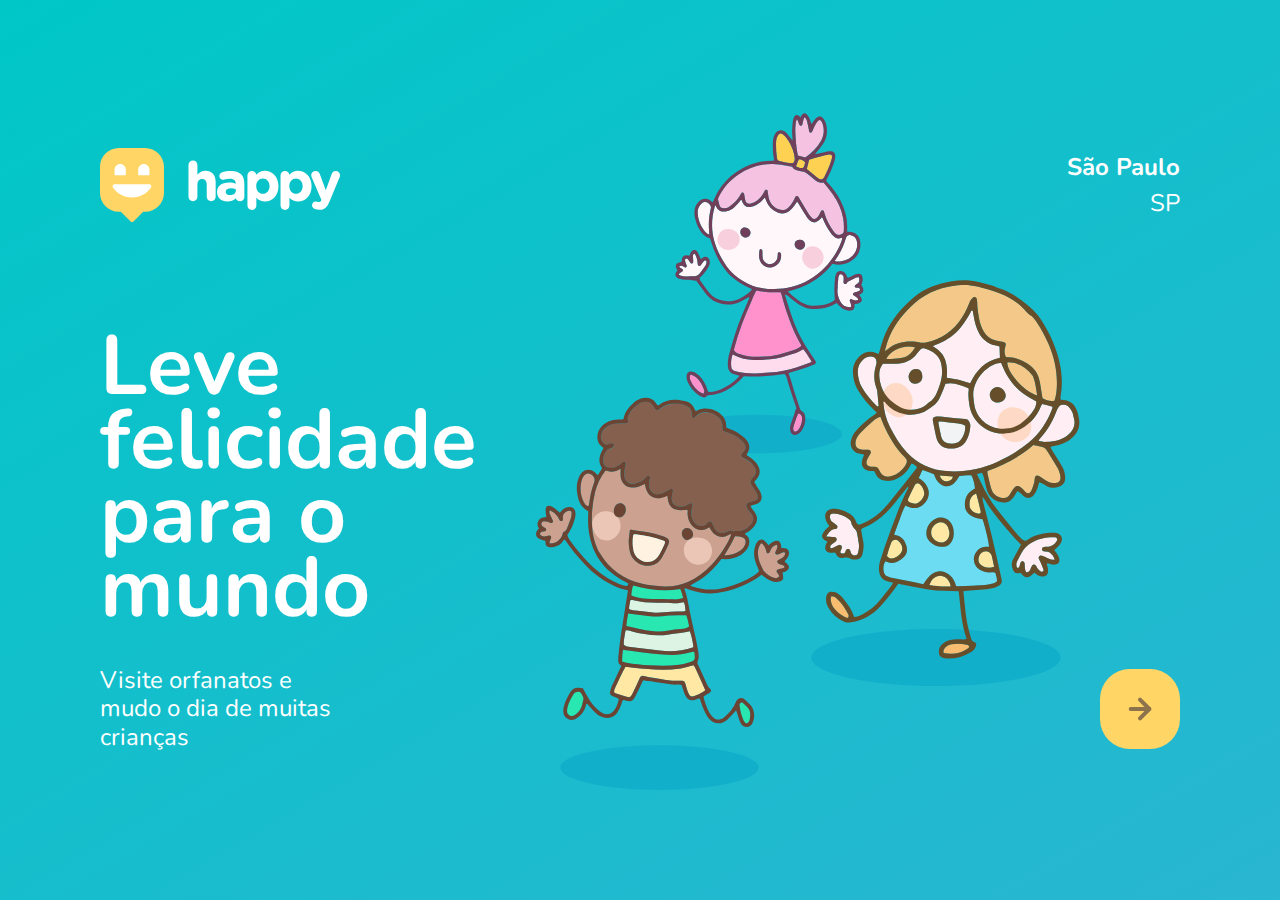
<file: index.html>
<!DOCTYPE html>
<html lang="pt_BR">
<head>
    <meta charset="UTF-8">
    <meta name="viewport" content="width=device-width, initial-scale=1.0">
    <title>Happy App</title>
    <link rel="shortcut icon" href="/public/images/logo-icon.png" type="image/x-icon">
    <link rel="stylesheet" href="/public/css/main.css">
    <link rel="stylesheet" href="/public/css/page-landing.css">
    <link rel="stylesheet" href="/public/css/animations.css">

    <link href="https://fonts.googleapis.com/css2?family=Nunito:wght@400;600;800&display=swap" rel="stylesheet">
</head>
<body id="body">
  <div id="page-landing">
      <div id="container">
        <header>
            <img
            class="animate-up"
            id="logo"
            src="/public/images/logo.svg" alt="Logomarca do Happy">
    
            <div class="location animate-up">
                <strong>São Paulo </strong>
                <p>SP</p>
            </div>
        </header>

        <main>
            <h1 class="animate-up">Leve felicidade para o mundo</h1>
    
            <section class="visit">
                <p class="animate-up">Visite orfanatos e mudo o dia de muitas crianças</p>
    
                <a class="animate-up" href="#" title="Visite Orfanatos">
                    <img src="/public/images/arrow.svg" alt="Ir para o mapa">
                </a>
            </section>
        </main>
      </div>
  </div>
</body>
</html>
</file>
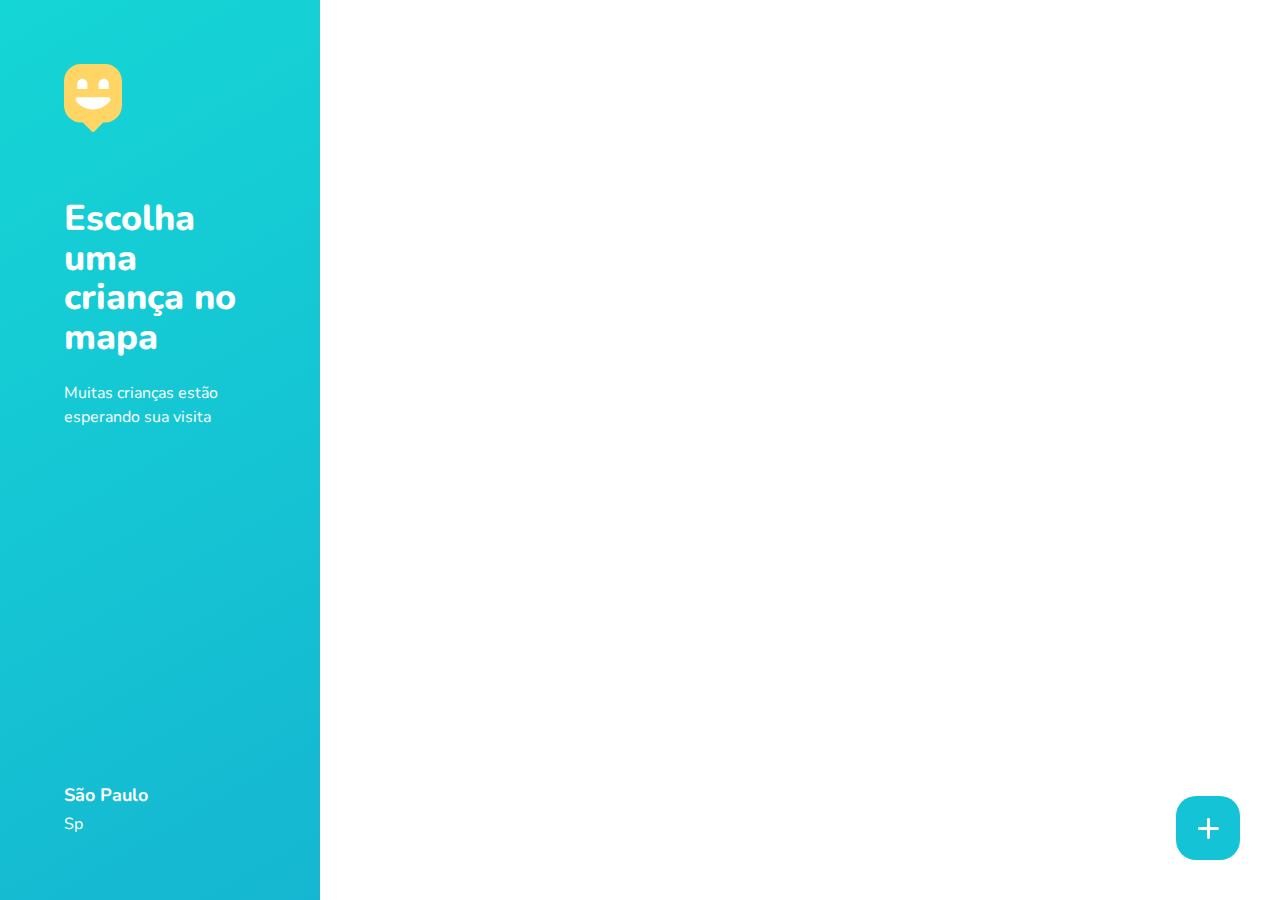
<file: orphanages.html>
<!DOCTYPE html>
<html lang="pt_BR">
<head>
    <meta charset="UTF-8">
    <meta name="viewport" content="width=device-width, initial-scale=1.0">
    <title>Localize um orfanato | Happy</title>
    <link rel="shortcut icon" href="/public/images/logo-icon.png" type="image/x-icon">
    <link rel="stylesheet" href="/public/css/main.css">
    <link rel="stylesheet" href="/public/css/page-orphanages.css">
    <link rel="stylesheet" href="/public/css/animations.css">

    <link href="https://fonts.googleapis.com/css2?family=Nunito:wght@400;600;800&display=swap" rel="stylesheet">
</head>
<body>
    <div id="page-orphanages">
        <aside class="animate-right">
            <header>
                <img src="./public/images/map-marker.svg" alt="Happy">

                <h2>Escolha uma criança no mapa</h2>

                <p>Muitas crianças estão esperando sua visita</p>
            </header>

            <footer>
                <strong>São Paulo</strong>
                <p>Sp</p>
            </footer>

        </aside>

        <div id="mapid">
            <a href="#" class="create-orphanage" title="Cadastre um orfanato">
                <img src="./public/images/plus.svg" alt="Criar orfanato">
            </a>
                
        </div>



    </div>
  
</body>
</html>
</file>
<file: public/css/main.css>
* {
    margin: 0;
    padding: 0;
    box-sizing: border-box;
}
body {
    height: 100vh;   
    color: #ffffff;
}
:root {
    font-size: 62.5%;
}

body, input, button, textarea {
    font:400 1.8rem/1 'Nunito', sans-serif;
}
</file>
<file: public/css/page-landing.css>
#page-landing {
    background: linear-gradient(329.54deg, #29B6D1 0%, #00c7c7 100%) no-repeat;
    
    text-align: center;
    min-height: 100vh;

    display: flex;
}

#container {
    margin: auto;
    width: min(90%, 112rem);
}

.location, h1, .visit p {
    height: 16vh;
}

.visit a {
    width: 8rem;
    height: 8rem;
    background: #ffd666;

    border: none;
    border-radius: 3rem;

    display: flex;
    align-items: center;
    justify-content: center;

    margin: auto;
    transition: background 200ms;
}

.visit a:hover {
    background: #96feff;
}


#logo {
    animation-delay: 50ms;
}

.location {
    animation-delay: 100ms;
}

main h1 {
    animation-delay: 150ms;
    font-size: clamp(4rem, 8vw, 8.4rem);
}

.visit p {
    animation-delay: 200ms;
}

.visit a {
    animation-delay: 250ms;
}

/* Desktop Version */

@media (min-width:760px) {

    #container {
        padding: 5rem 2rem;
        /* shorthand background: image repeat position size */
        background: url("../images/bg.svg") no-repeat 80% / clamp(30rem, 54vw, 56rem);
        
    }
    header {
        display: flex;
        align-items: center;
        justify-content: space-between;
    }
    
    .location, h1, .visit p {
        height: initial;
        text-align: initial;
    }

    .location {
        font-size: 2.4rem;
        text-align: right;
        line-height: 1.5;
    }

    
    main h1 {      
        font-weight: bold;
        line-height: .88;

        margin: clamp(10%, 9vh, 12%) 0 4rem;

        width: min(300px, 80%);
    }

    .visit {
        display: flex;
        align-items: center;
        justify-content: space-between;
    }

    .visit p {
        font-size: 2.4rem;
        line-height: 1.2;
        width: clamp(20rem, 20vw, 30rem);
    }

    .visit a {
        margin: initial;
    }
}
</file>
<file: public/css/animations.css>
@keyframes up {
    from {
        opacity: 0;
        transform: translateY(16px);
    }

    to {
        opacity: 1;
        transform: translateY(0);
    }
}

@keyframes right {
    from {
        transform: translateX(-100%);

    }
    to {
        transform: translateX(0);

    }
}

.animate-up {
    animation-name: up;
    animation-duration: 300ms;
    animation-fill-mode: backwards;
}

.animate-right {
    animation-name: right;
    animation-duration: 300ms;
}
</file>
<file: public/css/page-orphanages.css>
#page-orphanages {
    width: 100%;
    height: 100%;

    display: flex;

}

aside {
    width: clamp(24rem, 25vw, 44rem);
    background: linear-gradient(329.54deg, #15b6d1 0%, #15D6D6 100%);
    padding: clamp(3rem, 5vw, 8rem);

    display: flex;
    flex-direction: column;

    justify-content: space-between;
}

aside h2 {
    margin-top: 6.4rem;

    font:800 clamp(2rem, 5vw, 3.6rem)/1.1 'Nunito', sans-serif;
}

aside p {
    margin-top: 2.4rem;
    font: 400 1.6rem/1.5 'Nunito', sans-serif;
}

aside footer p {
    margin-top: .8rem;
}

#mapid {
    width: 50%;
}

/* Button */

a.create-orphanage {
    position: absolute;
    right: 4rem;
    bottom: 4rem;

    width: 6.4rem;
    height: 6.4rem;
    background: #15C3D6;
    border: 0;
    border-radius: 2rem;

    display: flex;
    justify-content: center;
    align-items: center;

    transition: .2s;
}

a.create-orphanage:hover {
    background: #17D6EB;
}
</file>
